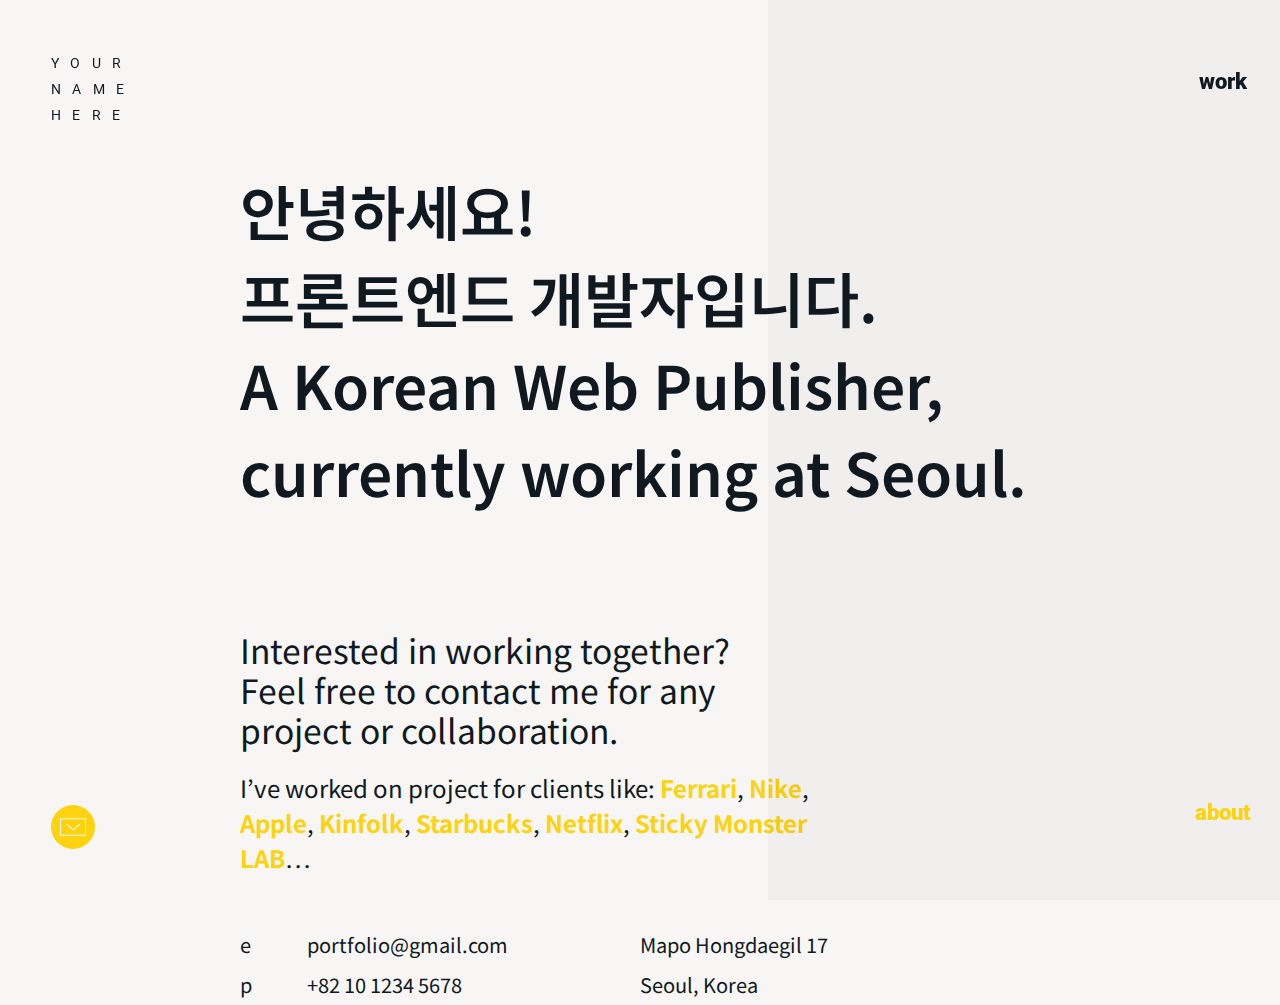
<file: sub/about.html>
<!DOCTYPE html>
<html lang="en">
<head>
    <meta charset="UTF-8">
    <meta name="viewport" content="width=device-width, initial-scale=1.0">
    <title>about</title>
    <link rel="stylesheet" href="../css/common.css">
    <link rel="stylesheet" href="../css/about.css">


</head>
<body>
    <section id="hero">
        <div class="hero_bg_box"></div>
        <div class="home_link">
          <a href="../index.html">
            YOUR <br>
            NAME <br>
            HERE
          </a>
        </div>
        <div class="mail_link">
          <a href="../index.html">
            <svg version="1.1" id="Layer_1" xmlns="http://www.w3.org/2000/svg" xmlns:xlink="http://www.w3.org/1999/xlink" x="0px" y="0px" viewBox="0 0 294.4003906 195.4003906" style="enable-background:new 0 0 294.4003906 195.4003906;" xml:space="preserve">
              <g>
                <path class="st0" d="M0,0v195.4003906h294.4003906V0H0z M282.4003906,183.4003906H12V12h270.4003906V183.4003906z"></path>
                <polygon class="st0" points="221.0522461,71.7148438 213.1479492,62.6855469 145.7451172,121.6865234 79.902832,62.7304688
                  71.8979492,71.6699219 145.6552734,137.7138672 	"></polygon>
              </g>
              </svg>
          </a>
        </div>
        <div class="main_nav">
          <ul>
            <li class="nav_conts nav_work"><a href="./works.html">work</a></li>
            <li class="nav_conts nav_about"><a href="./about.html">about</a></li>
          </ul>
        </div>
      </section>


    <article id="about_wrap">
        <section id="top">
            <h2><p>안녕하세요! <br>프론트엔드 개발자입니다. <br>
                A Korean Web Publisher,<br>
                currently working at Seoul.</p>
            </h2>
        </section>

        <section class="middle">
            <div class="text">
                <div class="intro">
                    <p>Interested in working together?<br>
                    Feel free to contact me for any project or collaboration.</p>
                </div>
                <div class="body">
                    <p></p><p class="p1"><span class="s1">I’ve worked on project for clients like: <strong>Ferrari</strong>,<strong> Nike</strong>,<strong> Apple</strong>,<strong> Kinfolk</strong>,<strong> Starbucks</strong>,<strong> Netflix</strong>,<strong> Sticky Monster LAB</strong>…</span></p>
                    <p></p>
                </div>
            </div>          
            
            <div class="graphic">
                <!-- <img src="http://driesvanbroeck.be/wp-content/uploads/2017/07/About_Final_3.gif"> -->
            </div>

        </section>

        <section class="contact_wrap">
            <ul class="contact_1">
                <li>e</li>
                <li>p</li>
            </ul>
            <ul class="contact_2">
                <li><a href="mailto:vanbroeckdries@gmail.com">portfolio@gmail.com</a></li>
                <li>+82 10 1234 5678</li>
            </ul>
            <ul class="contact_3">
                <li>Mapo Hongdaegil 17</li>
                <li>Seoul, Korea</li>
            </ul>
        </section>
        <ul class="contact_4">
          <li>Mapo Hongdaegil 17</li>
          <li>Seoul, Korea</li>
        </ul>

    </article>
</body>
</html>
</file>
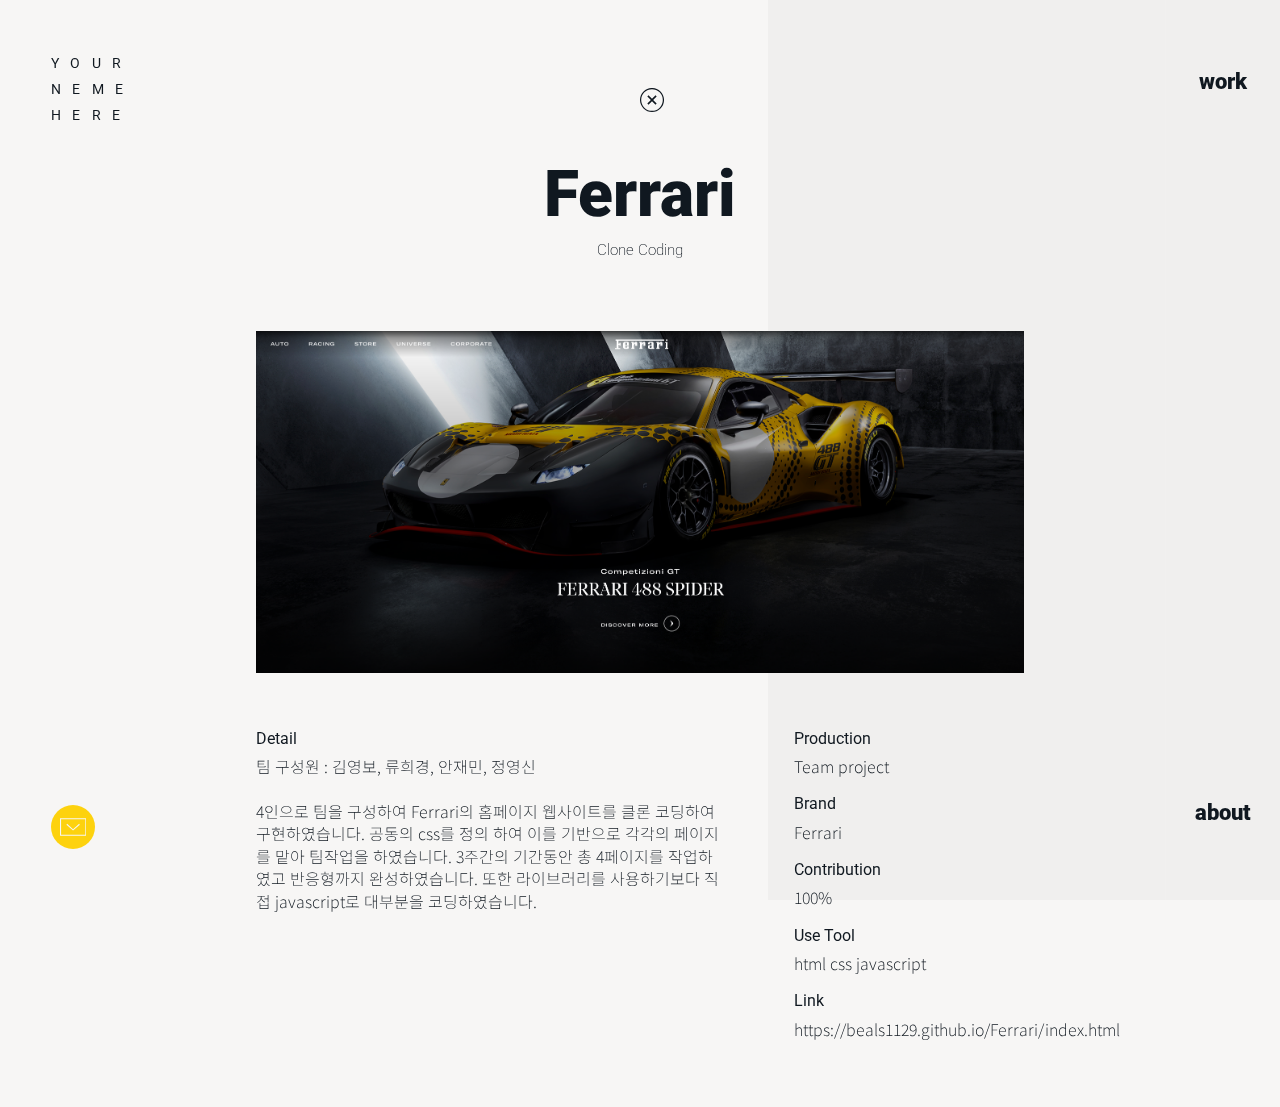
<file: sub/detail.html>
<!DOCTYPE html>
<html lang="en">
  <head>
    <meta charset="UTF-8" />
    <meta name="viewport" content="width=device-width, initial-scale=1.0" />
    <title>Portfolio ㅣ Ferrari</title>
    <link rel="stylesheet" href="../css/common.css" />
    <link rel="stylesheet" href="../css/detail.css" />

  </head>
  <body>
    <svg version="1.1" class="icon_close" onclick="history.back()" id="Layer_1" xmlns="http://www.w3.org/2000/svg" xmlns:xlink="http://www.w3.org/1999/xlink" x="0px" y="0px" viewBox="0 0 120 120" style="enable-background:new 0 0 120 120;" xml:space="preserve">
      <style type="text/css">
      </style>
      <g>
        <path class="st0" d="M102.5,17.5C79.0999756-6,41-5.9000244,17.5999756,17.5999756
          C-5.8999634,41-5.8999634,79,17.5999756,102.4000244c23.5,23.3999634,61.4000244,23.3999634,84.9000244,0
          C126,79,125.9000244,41,102.5,17.5z M98.2000122,98.2000122c-21.1000366,21.0999756-55.2999878,21.0999756-76.4000244,0
          c-21.0999756-21.1000366-21-55.2999878,0-76.4000244c21.1000366-21.0999756,55.2999878-21.0999756,76.4000244,0
          C119.2999878,42.9000244,119.2999878,77.0999756,98.2000122,98.2000122z"></path>
        <polygon class="st0" points="77.7000122,36.7000122 60,54.2999878 42.2999878,36.7000122 36.7000122,42.2999878 54.2999878,60
          36.7000122,77.7000122 42.2999878,83.2999878 60,65.7000122 77.7000122,83.2999878 83.2999878,77.7000122 65.7000122,60
          83.2999878,42.2999878 	"></polygon>
      </g>
      </svg>
    <section id="hero">
      <div class="hero_bg_box"></div>
      <div class="home_link">
        <a href="../index.html">
          YOUR <br>
          NEME <br>
          HERE
        </a>
      </div>
      <div class="mail_link">
        <a href="#">
          <svg version="1.1" id="Layer_1" xmlns="http://www.w3.org/2000/svg" xmlns:xlink="http://www.w3.org/1999/xlink" x="0px" y="0px" viewBox="0 0 294.4003906 195.4003906" style="enable-background:new 0 0 294.4003906 195.4003906;" xml:space="preserve">
            <g>
              <path class="st0" d="M0,0v195.4003906h294.4003906V0H0z M282.4003906,183.4003906H12V12h270.4003906V183.4003906z"></path>
              <polygon class="st0" points="221.0522461,71.7148438 213.1479492,62.6855469 145.7451172,121.6865234 79.902832,62.7304688
                71.8979492,71.6699219 145.6552734,137.7138672 	"></polygon>
            </g>
            </svg>
        </a>
      </div>
      <div class="main_nav">
        <ul>
          <li class="nav_conts nav_work"><a href="./works.html">work</a></li>
          <li class="nav_conts nav_about"><a href="./about.html">about</a></li>
        </ul>
      </div>

      
      <article class="detail_container">
        <h1 class="detail_header">Ferrari</h1>
        <p class="detail_subtitle"> Clone Coding</p>
        <div class="detail_conts">
          <img class="detail_img" src="../img/thumbnail_ferrari_img.png">
          <div class="detail_text_wrap">
            <div class="detail_expaine">
              <h3>Detail</h3>
              <p>팀 구성원 : 김영보, 류희경, 안재민, 정영신<br><br>
                4인으로 팀을 구성하여 Ferrari의 홈페이지 웹사이트를 클론 코딩하여 구현하였습니다. 공동의 css를 정의 하여 이를 기반으로 각각의 페이지를 맡아 팀작업을 하였습니다. 3주간의 기간동안 총 4페이지를 작업하였고 반응형까지 완성하였습니다. 또한 라이브러리를 사용하기보다 직접 javascript로 대부분을 코딩하였습니다.  </p>
            </div>
            <div class="detail_work">
              <h3>Production</h3>
              <p>Team project</p>
              <h3>Brand</h3>
              <p>Ferrari</p>
              <h3>Contribution</h3>
              <p>100%</p>
              <h3>Use Tool</h3>
              <p>html css javascript</p>
              <h3>Link</h3>
              <p><a href="https://beals1129.github.io/Ferrari/index.html">https://beals1129.github.io/Ferrari/index.html</a></p>


            </div>
          </div>
        </div>
      </article>
    </section>
  </body>
</html>
</file>
<file: css/common.css>
@import url("https://fonts.googleapis.com/css2?family=Roboto:wght@400;500;700;900&display=swap");
@import url("https://fonts.googleapis.com/css2?family=Noto+Sans+KR:wght@300;400;700&display=swap");

/* font-family: 'Noto Sans KR', serif; */

/* RESET CSS */
* {
  margin: 0;
  padding: 0;
  box-sizing: border-box;
  -webkit-font-smoothing: antialiased;
}
ul,
li {
  list-style: none;
}
a {
  text-decoration: none;
  color: inherit;
}
div,
header,
nav,
main,
footer,
section,
article,
ul,
li {
  margin: 0;
  padding: 0;
  box-sizing: border-box;
}
h1,
h2,
h3,
h4,
h5,
h6 {
  font-size: 100%;
  font-weight: normal;
}

/* 공통 */

body {
  font-size: 1rem;
  font-family: "Roboto", serif;
  -webkit-font-smoothing: antialiased;
  overflow: hidden;
  background-color: var(--main-color);
  width: 100vw;
  height: 100vh;
}

/* ROOT */

:root {
  --item-gap: 6px;
  --bg-main: rgba(245, 208, 66, 0.95);
  --bg-accent: rgba(245, 208, 66, 0.95);

  --main-color: #f7f6f5;
  --sub-color: #003a84;
  --accent-color: #FDD20E;
  --white-color: #101820;
}


/* 공통 fixed 작업 */

#hero {
  width: 100%;
  height: 100vh;
  overflow: hidden;
  position: relative;
}

.hero_bg_box {
  width: 40%;
  height: 100vh;
  background-color: var(--white-color);
  opacity: 0.03;
  position: fixed;
  top: 0;
  right: 0;
}

.main_nav {
  position: fixed;
  top: 0;
  right: 0;
  height: 100vh;
  width: 9vw;
  border-left: 1px solid rgba(255, 255, 255, 0.1);
}

.nav_conts {
  position: absolute;
  color: var(--white-color);
  text-align: left;
  font-weight: 900;
  font-size: 22px;
}

.nav_conts:hover {
  color: var(--accent-color);
}

.nav_work {
  top: 9%;
  left: 50%;
  transform: translate(-50%, -50%);
}

.nav_about {
  bottom: 7%;
  left: 50%;
  transform: translate(-50%, -50%);
}

.home_link {
  position: fixed;
  top: 4vw;
  left: 4vw;
  font-size: 0.9rem;
  font-weight: 400;
  line-height: 1.8;
  letter-spacing: 0.7rem;
  text-transform: uppercase;
}

.home_link a {
  color: var(--white-color);
}

.home_link a:hover {
  color: var(--accent-color);
  text-decoration: none;
}

.mail_link {
  position: fixed;
  bottom: 4vw;
  left: 4vw;
  width: 44px;
  height: 44px;
  background-color: var(--accent-color);
  border-radius: 100%;
}

.mail_link a {
  display: inline-flex;
  justify-content: center;
  align-items: center;
  width: 100%;
  height: 100%;
}

.mail_link a svg {
  width: 60%;
  height: 100%;
  fill: var(--main-color);
}

.mail_link:hover {
  background-color: var(--sub-color);
}
.mail_link:hover a svg {
  fill: var(--accent-color);
}

@media screen and (max-width: 800px) {
  .main_nav {
    border: none;
    padding-top: 4vw;
    padding-right: 4vw;

    box-sizing: content-box;
  }
  .nav_conts {
    margin-top: 5px;
    font-size: 18px;
    position: relative;
  }
  .home_link {
    font-size: 11.7px;
  }
}
</file>
<file: css/about.css>
body {
    overflow-y: visible;
    word-break: keep-all;
}

#hero {
    width: 100%;
    height: auto;
    overflow: hidden;
    position: relative;
  }

#about_wrap{
    width: 100%;
    height: 100%;
    /* position: relative; */
}
#top{
    /* position: absolute; */
    width: 1200px;
    margin: 96px auto;
    padding: 24px 0 0;
    text-align: left;
    /* top: 100px; */
    /* left: 300px;       */
}
#top h2{
    font-size: 72px; 
    font-weight: 600;
    /* line-height: 100px; */
    color:var(--white-color);
    font-family: 'Noto Sans KR', serif; 
}
.intro{
    margin: 20px auto;
}
.middle{        
    /* position: absolute; */
    width: 1200px;
    height: auto;
    display:flex;
    justify-content: space-between;
    margin: 0 auto 50px;
    /* top: 600px; */
    /* left: 300px; */
}
.nav_about a{
    color: var(--accent-color);
}
.text{
    width: 593px;
}
.intro p{
    font-size: 33.6px;
    line-height: 40px;
    color:var(--white-color);
    font-family: 'Noto Sans KR', serif; 

}
.body{
    font-size: 24px;
    color:var(--white-color);
    font-family: 'Noto Sans KR', serif; 
}
.s1 strong{
    color:var( --accent-color);
}
.graphic img{
    width: 400px;
}

.contact_wrap{
    /* position: absolute; */
    margin: 0 auto;
    width: 1200px;
    height: auto;
    display: flex;
    justify-content: space-between;
    font-size: 24px;
    font-family: 'Noto Sans KR', serif; 
    line-height: 40px;
    color: var(--white-color);
    /* top:1000px; */
    /* left: 300px; */
}

.contact_1{
    width: 100px;
    text-align: left;
}
.contact_2{
    width: 500px;
    text-align: left;
}
.contact_3{
    width: 600px;
    text-align: left;
}
.contact_4{
    margin: 0 auto;
    width: 350px;
    height: auto;
    display: flex;
    justify-content: space-between;
    font-size: 20px;
    line-height: 40px;
    color: var(--white-color);    
    text-align: left;
    display: none;
}
.contact_2 li:first-child{
    color:var(--point-color);
}

@media screen and (max-width: 1400px) {
    #top{padding: 70px 200px 0;}
    #top h2{font-size: 60px;}
    
    .middle{width: 800px;}
    .graphic img{width: 350px;}

    .contact_wrap{margin: 50px auto; width: 800px;font-size: 20px;}
  }
  
@media screen and (max-width: 1100px) {
    #top{padding: 70px 100px 0;   width: 900px;}
    #top h2{font-size: 50px; }

    .middle{width: 700px;}
    .graphic img{width: 300px;}

    .intro p{font-size: 30px;}

    .contact_wrap{margin: 50px auto; width: 700px;}
}

@media screen and (max-width: 800px) {
    #top{padding: 70px 100px 0;width:580px;}
    #top h2{font-size: 40px;}

    .middle{width: 380px; display: block;}
    .graphic img{width: 350px;}

    .intro p{font-size: 30px;}
    .text{width: 400px;}

    .contact_wrap{        
        margin: 50px auto;
        width: 350px;        
        display: flex;        
        font-size: 20px;        
    }
    .contact_3{display: none;}
    .contact_4{display: block;}
    
}
</file>
<file: css/detail.css>
body {overflow-y: visible;}

#hero {
  height: auto ;
  overflow: visible;
  padding-bottom: 50px;
}
h1 {
  font-size: 4rem;
  line-height: 1.4em;
  text-align: center;
  font-weight: 900;
}
h3 {
  color: var(--point-color);
}
p {
  font-size: 16px;
  line-height: 1.4em;
  font-weight: 200;
}

.hero_bg_box {
  z-index: -1;
}
.detail_container {
  width: 60%;
  margin: 150px auto 0;
  color: var(--white-color);
  z-index: 10;
}

.detail_img {
  background-color: gray;
  width: 100%;
  
  border: none;
  margin-top: 70px;
}

.detail_header {
  text-align: center;
}
.detail_subtitle {
  font-size: 15px;
  text-align: center;
  color: var(--point-color);
}

.detail_text_wrap {
  display: flex;
  margin-top: 52px;
}


.detail_work {
  width: 30%;
}

.detail_work p, .detail_expaine p {
  margin-bottom: 16.8px;
   font-family: 'Noto Sans KR', serif;
}

.detail_work h3 , .detail_expaine h3 {
  margin-bottom: 7.4px;
}

.detail_work p a:hover {
  color: var(--accent-color);
}

.detail_expaine {
  width: 65%;
  margin-right: 44px;
  padding-right: 30px;
}

.icon_close {
  width: 24px;
  height: 24px;
  position: absolute;
  left: 50%;
  top: 100px;
  transform: translateY(-50%);
  fill: var(--white-color);
  transition: fill 0.3s;
  cursor: pointer;
}

.icon_close:hover {

  fill: var(--accent-color);
  opacity: 1;
}

@media screen and (max-width: 800px) {

  h1 { font-size: 2rem;}
  h3 { font-size: 0.8rem; }
  .detail_subtitle{ font-size: 0.8rem; }
  
  .detail_container {
    width: 90%;
    margin: 100px auto 0;}

  .icon_close{width: 22px; height: 22px; top: 50px;}

  .detail_text_wrap {
    display: block;
  }

  .detail_work ,.detail_expaine {
    width: 100%;
    margin: 0;
    margin-bottom: 40px;
  }

}
</file>
